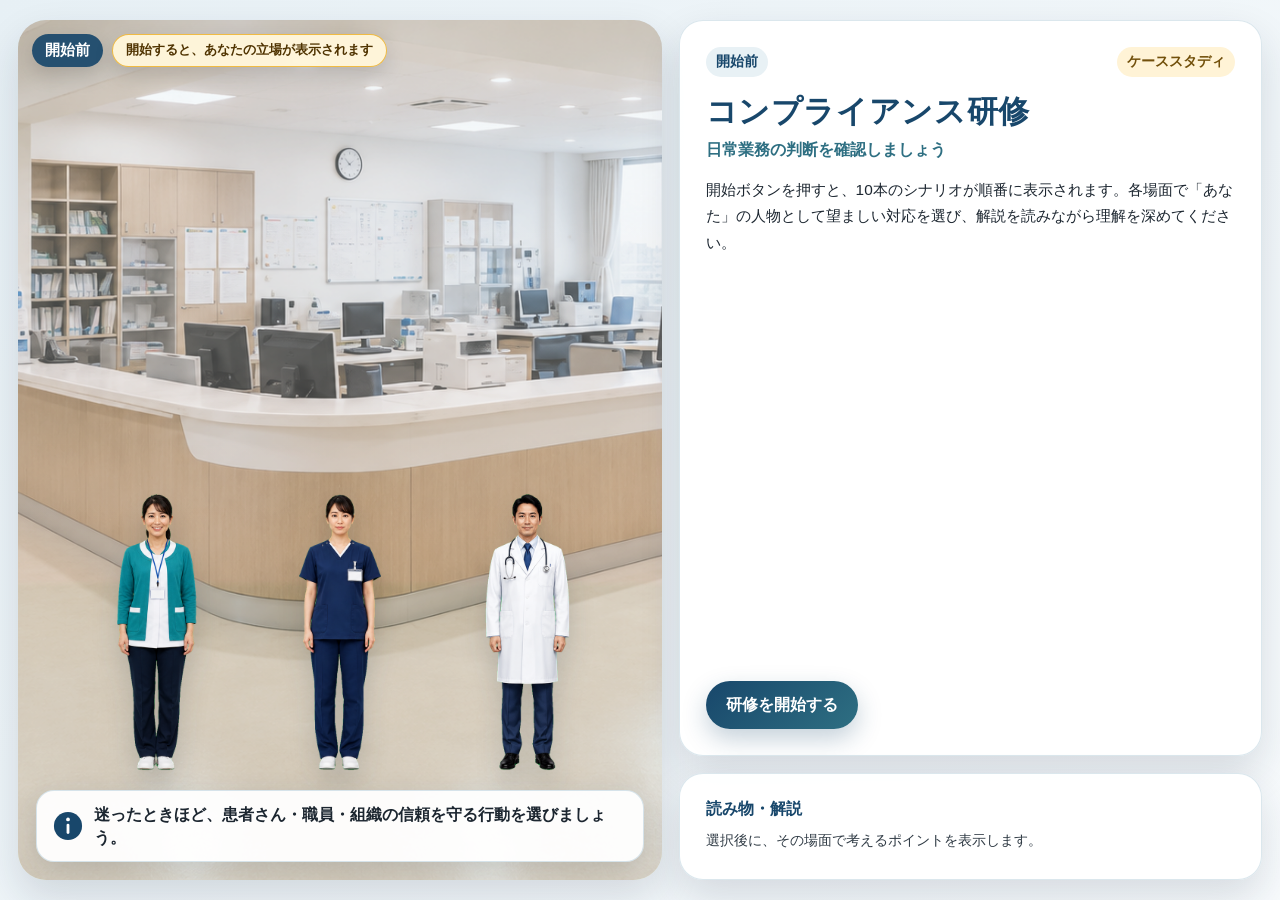
<file: index.html>
<!doctype html>
<html lang="ja">
<head>
  <meta charset="utf-8" />
  <meta name="viewport" content="width=device-width, initial-scale=1, viewport-fit=cover" />
  <title>コンプライアンス研修</title>
  <link rel="stylesheet" href="assets/style.css" />
  <link rel="stylesheet" href="assets/background-fix.css?v=5" />
</head>
<body>
  <main id="app">
    <section id="stage" aria-label="研修シナリオ画面">
      <div id="sceneArea">
        <div id="sceneHeader">
          <div id="locationBadge">開始前</div>
          <div id="roleGuide">開始すると、あなたの立場が表示されます</div>
        </div>

        <div id="characters" aria-hidden="true">
          <img id="charLeft" class="character pos-left" alt="" />
          <img id="charCenter" class="character pos-center" alt="" />
          <img id="charRight" class="character pos-right" alt="" />

          <div id="roleCueLeft" class="roleCue pos-left">
            <span class="roleCueMain"></span>
            <span class="roleCueSub"></span>
          </div>
          <div id="roleCueCenter" class="roleCue pos-center">
            <span class="roleCueMain"></span>
            <span class="roleCueSub"></span>
          </div>
          <div id="roleCueRight" class="roleCue pos-right">
            <span class="roleCueMain"></span>
            <span class="roleCueSub"></span>
          </div>
        </div>

        <div id="messageBubble" aria-live="polite">
          <img id="bubbleIcon" src="assets/ui/info.svg" alt="" />
          <span>迷ったときほど、患者さん・職員・組織の信頼を守る行動を選びましょう。</span>
        </div>
        <div id="judgement" aria-hidden="true"></div>
      </div>

      <aside id="trainingPanel">
        <div class="panelTop">
          <span id="progressText">開始前</span>
          <span id="modeBadge">ケーススタディ</span>
        </div>
        <h1>コンプライアンス研修</h1>
        <div id="chapter">日常業務の判断を確認しましょう</div>
        <p id="question">開始ボタンを押すと、10本のシナリオが順番に表示されます。各場面で「あなた」の人物として望ましい対応を選び、解説を読みながら理解を深めてください。</p>
        <div id="choices"></div>
        <button id="startBtn" type="button">研修を開始する</button>
      </aside>

      <article id="readingPanel" aria-live="polite">
        <div class="readingHead">読み物・解説</div>
        <div id="readingText">選択後に、その場面で考えるポイントを表示します。</div>
      </article>
    </section>
  </main>
  <script src="assets/main.js?v=5"></script>
</body>
</html>
</file>
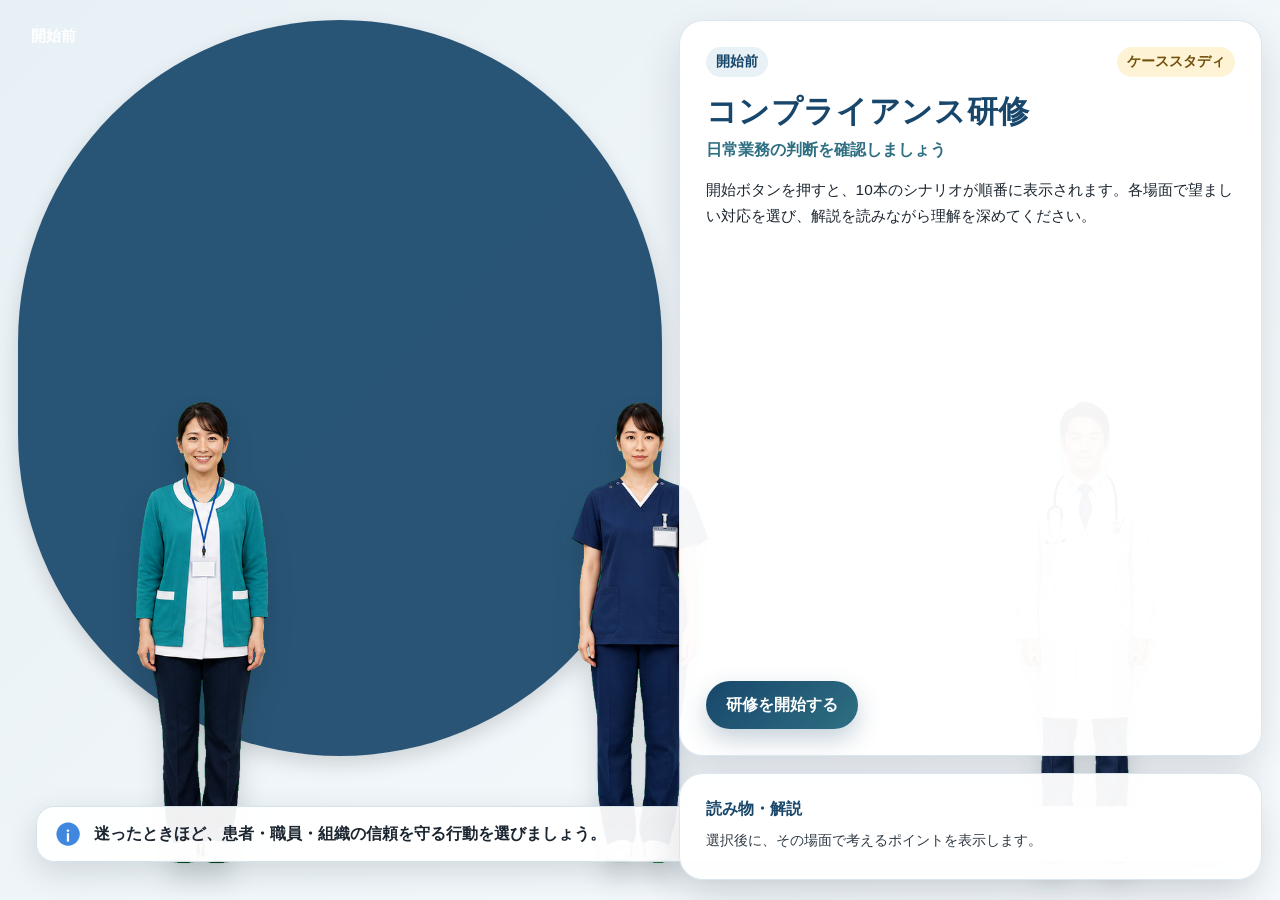
<file: index_original.html>
<!doctype html>
<html lang="ja">
<head>
  <meta charset="utf-8" />
  <meta name="viewport" content="width=device-width, initial-scale=1" />
  <title>コンプライアンス研修</title>
  <link rel="stylesheet" href="assets/style.css" />
</head>
<body>
  <main id="app">
    <section id="stage" aria-label="研修シナリオ画面">
      <div id="locationBadge">開始前</div>
      <aside id="trainingPanel">
        <div class="panelTop">
          <span id="progressText">開始前</span>
          <span id="modeBadge">ケーススタディ</span>
        </div>
        <h1>コンプライアンス研修</h1>
        <div id="chapter">日常業務の判断を確認しましょう</div>
        <p id="question">開始ボタンを押すと、10本のシナリオが順番に表示されます。各場面で望ましい対応を選び、解説を読みながら理解を深めてください。</p>
        <div id="choices"></div>
        <button id="startBtn" type="button">研修を開始する</button>
      </aside>

      <article id="readingPanel" aria-live="polite">
        <div class="readingHead">読み物・解説</div>
        <div id="readingText">選択後に、その場面で考えるポイントを表示します。</div>
      </article>

      <div id="messageBubble" aria-live="polite">
        <img id="bubbleIcon" src="assets/ui/info.png" alt="" />
        <span>迷ったときほど、患者・職員・組織の信頼を守る行動を選びましょう。</span>
      </div>

      <img id="charLeft" class="character pos-left" alt="登場人物 左" />
      <img id="charCenter" class="character pos-center" alt="登場人物 中央" />
      <img id="charRight" class="character pos-right" alt="登場人物 右" />
      <div id="judgement" aria-hidden="true"></div>
    </section>
  </main>
  <script src="assets/main.js"></script>
</body>
</html>
</file>
<file: assets/style.css>
:root{
  --bg:#eef4f7;
  --panel:#ffffff;
  --ink:#1c2630;
  --muted:#667280;
  --brand:#18476b;
  --accent:#2e6f82;
  --ok:#237a57;
  --ng:#b33a3a;
  --line:#d9e4ea;
  --shadow:0 18px 40px rgba(20,37,55,.14);
}
*{box-sizing:border-box}
html,body{height:100%;margin:0}
body{
  font-family:-apple-system,BlinkMacSystemFont,"Segoe UI","Hiragino Sans","Yu Gothic",Meiryo,sans-serif;
  color:var(--ink);
  background:linear-gradient(135deg,#e7f0f5,#f8fbfd);
}
button{font:inherit}
#app{min-height:100dvh;display:grid;place-items:center;padding:clamp(8px,1.4vw,20px)}
#stage{
  width:min(100%,1500px);
  height:min(100dvh - 24px,860px);
  min-height:620px;
  display:grid;
  grid-template-columns:minmax(420px,1.05fr) minmax(430px,.95fr);
  grid-template-rows:minmax(0,1fr) auto;
  gap:clamp(10px,1.3vw,18px);
  position:relative;
}
#sceneArea{
  grid-row:1 / span 2;
  position:relative;
  overflow:hidden;
  border-radius:28px;
  background:linear-gradient(180deg,#d9ecf4 0%,#f5efe6 65%,#d8e7d2 66%);
  box-shadow:var(--shadow);
  min-height:0;
}
#sceneArea::before{
  content:"";
  position:absolute;inset:0;
  background-image:var(--scene-bg, url('backgrounds/hospital.svg'));
  background-repeat:no-repeat;
  background-position:center bottom;
  background-size:cover;
  opacity:.7;
}
#sceneHeader{
  position:absolute;
  top:14px;
  left:14px;
  right:14px;
  z-index:12;
  display:flex;
  align-items:flex-start;
  gap:.6rem;
  flex-wrap:wrap;
}
#locationBadge,#roleGuide{
  border-radius:999px;
  box-shadow:0 8px 20px rgba(0,0,0,.14);
  font-weight:800;
  line-height:1.25;
}
#locationBadge{
  padding:.45rem .8rem;
  color:#fff;
  background:rgba(24,71,107,.92);
  font-size:clamp(12px,1.2vw,15px);
}
#roleGuide{
  padding:.45rem .8rem;
  color:#4f3300;
  background:rgba(255,246,218,.96);
  border:1px solid rgba(240,184,58,.95);
  font-size:clamp(11px,1.05vw,14px);
  max-width:min(100%,440px);
}
#characters{
  position:absolute;
  inset:112px 22px 92px 22px;
  z-index:2;
}
.character{
  position:absolute;
  bottom:0;
  width:min(30%,260px);
  height:min(94%,760px);
  object-fit:contain;
  object-position:center bottom;
  filter:drop-shadow(0 18px 14px rgba(20,30,40,.16));
  transform-origin:bottom center;
  transition:opacity .18s ease, transform .18s ease, filter .18s ease;
}
.character[src=""],.character:not([src]){opacity:0}
.pos-left{left:3%;--x:0}
.pos-center{left:50%;--x:-50%}
.pos-right{right:3%;--x:0}
.character.pos-left,.character.pos-center,.character.pos-right{
  transform:translateX(var(--x)) scale(var(--role-scale,.92));
}
.character.role-you{
  --role-scale:1.16;
  z-index:5;
  opacity:1;
  filter:
    drop-shadow(0 20px 16px rgba(20,30,40,.18))
    drop-shadow(0 0 16px rgba(255,196,72,.95));
  animation:you-breathe 1.6s ease-in-out infinite;
}
.character.role-actor,
.character.role-receiver{
  --role-scale:.78;
  z-index:3;
  opacity:.84;
}
.character.role-support{
  --role-scale:.82;
  z-index:2;
  opacity:.82;
}
@keyframes you-breathe{
  0%,100%{translate:0 0}
  50%{translate:0 -5px}
}
.roleCue{
  position:absolute;
  top:-60px;
  z-index:9;
  display:none;
  width:min(31%,270px);
  padding:.42rem .55rem;
  border-radius:14px;
  background:rgba(255,255,255,.97);
  box-shadow:0 10px 24px rgba(45,58,70,.18);
  text-align:center;
  pointer-events:none;
  border:2px solid #b7c8d8;
}
.roleCue.show{display:block}
.roleCue::after{
  content:"";
  position:absolute;
  left:50%;
  bottom:-11px;
  transform:translateX(-50%);
  width:0;height:0;
  border-left:10px solid transparent;
  border-right:10px solid transparent;
  border-top:11px solid #b7c8d8;
}
.roleCueMain{
  display:block;
  font-weight:900;
  font-size:.82rem;
  line-height:1.1;
}
.roleCueSub{
  display:block;
  margin-top:.15rem;
  color:#263747;
  font-weight:800;
  font-size:.7rem;
  line-height:1.25;
}
.roleCue.role-you{
  border-color:#f0b83a;
  background:rgba(255,250,232,.98);
}
.roleCue.role-you::after{border-top-color:#f0b83a}
.roleCue.role-you .roleCueMain{color:#8a5a00}
.roleCue.role-actor{
  border-color:#d98989;
  background:rgba(255,243,243,.97);
}
.roleCue.role-actor::after{border-top-color:#d98989}
.roleCue.role-actor .roleCueMain{color:#963232}
.roleCue.role-receiver{
  border-color:#82a9cf;
  background:rgba(240,247,255,.97);
}
.roleCue.role-receiver::after{border-top-color:#82a9cf}
.roleCue.role-receiver .roleCueMain{color:#235582}
.roleCue.role-support .roleCueMain{color:#476171}
.roleCue.pos-left{left:3%;transform:translateX(0)}
.roleCue.pos-center{left:50%;transform:translateX(-50%)}
.roleCue.pos-right{right:3%;transform:translateX(0)}
#messageBubble{
  position:absolute;left:18px;right:18px;bottom:18px;z-index:6;
  display:flex;gap:.7rem;align-items:center;
  min-height:54px;padding:.75rem 1rem;
  border-radius:18px;background:rgba(255,255,255,.94);
  border:1px solid rgba(210,224,232,.9);
  box-shadow:0 10px 30px rgba(25,45,60,.15);
  font-weight:700;line-height:1.45;
}
#bubbleIcon{width:30px;height:30px;flex:0 0 auto}
#judgement{
  display:none;position:absolute;z-index:8;inset:0;margin:auto;
  width:150px;height:150px;border-radius:50%;place-items:center;
  font-size:88px;font-weight:900;background:rgba(255,255,255,.9);
  box-shadow:var(--shadow);
}
#judgement.show{display:grid;animation:pop .55s ease both}
#judgement.ok{color:var(--ok);border:9px solid var(--ok)}
#judgement.ng{color:var(--ng);border:9px solid var(--ng)}
@keyframes pop{0%{transform:scale(.65);opacity:0}60%{transform:scale(1.08);opacity:1}100%{transform:scale(1)}}
#trainingPanel,#readingPanel{
  background:rgba(255,255,255,.96);
  border:1px solid rgba(218,230,237,.95);
  border-radius:24px;
  box-shadow:var(--shadow);
  padding:clamp(16px,2vw,26px);
  z-index:10;
}
#trainingPanel{grid-column:2;grid-row:1;display:flex;flex-direction:column;min-height:0;overflow:auto}
#readingPanel{grid-column:2;grid-row:2;max-height:30vh;overflow:auto}
.panelTop{display:flex;align-items:center;justify-content:space-between;gap:1rem;margin-bottom:.75rem}
#progressText,#modeBadge{font-size:.9rem;font-weight:800;border-radius:999px;padding:.35rem .65rem;white-space:nowrap}
#progressText{background:#e8f1f5;color:var(--brand)}
#modeBadge{background:#fff3d6;color:#72500b}
h1{margin:.15rem 0 .4rem;font-size:clamp(1.45rem,2.4vw,2.25rem);letter-spacing:.02em;color:var(--brand)}
#chapter{font-weight:800;color:var(--accent);margin-bottom:.8rem;font-size:clamp(1rem,1.25vw,1.2rem)}
#question{line-height:1.75;margin:.2rem 0 1rem;font-size:clamp(.96rem,1.08vw,1.08rem)}
#choices{display:grid;gap:.72rem;margin-top:auto}
.choiceBtn{
  width:100%;text-align:left;border:2px solid var(--line);background:#fff;border-radius:16px;
  padding:.82rem .95rem;cursor:pointer;line-height:1.55;font-weight:700;
  transition:transform .12s ease,border-color .12s ease,background .12s ease;
}
.choiceBtn:hover,.choiceBtn:focus-visible{transform:translateY(-1px);border-color:#8db6c7;background:#f7fbfd;outline:none}
.choiceBtn.correct{border-color:var(--ok);background:#eef9f4;color:#0f5d3f}
.choiceBtn.wrong{border-color:var(--ng);background:#fff1f1;color:#8a2020}
.choiceBtn:disabled{cursor:default;transform:none}
#startBtn{
  margin-top:1rem;align-self:flex-start;border:0;border-radius:999px;padding:.85rem 1.25rem;
  color:#fff;background:linear-gradient(135deg,var(--brand),#2e6f82);font-weight:900;cursor:pointer;
  box-shadow:0 10px 24px rgba(24,71,107,.25);
}
#startBtn:hover{filter:brightness(1.05)}
.readingHead{font-weight:900;color:var(--brand);margin-bottom:.5rem}
#readingText{line-height:1.75;color:#303b45;font-size:clamp(.9rem,1vw,1rem)}
.resultBox{display:grid;gap:.7rem;margin-top:1rem;padding:1rem;border-radius:18px;background:#f2f8fb;border:1px solid #d7e8ef}
.resultScore{font-size:1.35rem;font-weight:900;color:var(--brand)}
.resultNote{line-height:1.7}
@media (max-width:980px){
  #app{padding:8px}
  #stage{height:auto;min-height:100dvh;grid-template-columns:1fr;grid-template-rows:auto auto auto}
  #sceneArea{grid-row:1;min-height:46dvh;max-height:48dvh}
  #trainingPanel{grid-column:1;grid-row:2;overflow:visible}
  #readingPanel{grid-column:1;grid-row:3;max-height:none}
  #sceneHeader{top:10px;left:10px;right:10px}
  #characters{inset:104px 14px 78px 14px}
  .character{width:min(32%,220px);height:min(94%,620px)}
  .character.role-you{--role-scale:1.1}
  .character.role-actor,.character.role-receiver{--role-scale:.72}
  .character.role-support{--role-scale:.76}
  .roleCue{top:-56px;width:min(32%,220px);padding:.32rem .38rem}
  .roleCueMain{font-size:.68rem}
  .roleCueSub{font-size:.58rem}
}
@media (orientation:landscape) and (max-height:560px){
  #app{padding:6px}
  #stage{height:100dvh;min-height:0;grid-template-columns:minmax(360px,.9fr) minmax(430px,1.1fr);grid-template-rows:1fr;gap:8px}
  #sceneArea{grid-row:1;min-height:0;max-height:none;border-radius:18px}
  #trainingPanel{grid-column:2;grid-row:1;border-radius:18px;padding:12px;overflow:auto}
  #readingPanel{display:none}
  h1{font-size:1.35rem;margin:.05rem 0 .25rem}
  #chapter{font-size:.96rem;margin-bottom:.4rem}
  #question{font-size:.9rem;line-height:1.55;margin:.15rem 0 .55rem}
  #choices{gap:.45rem}
  .choiceBtn{padding:.48rem .7rem;font-size:.86rem;line-height:1.4}
  #startBtn{padding:.55rem .9rem;margin-top:.55rem}
  #sceneHeader{top:8px;left:8px;right:8px;gap:.35rem}
  #locationBadge,#roleGuide{font-size:.68rem;padding:.32rem .5rem}
  #characters{inset:82px 10px 58px 10px}
  .character{width:30%;height:min(92%,430px)}
  .roleCue{top:-46px;padding:.22rem .28rem;border-radius:10px}
  .roleCueMain{font-size:.58rem}
  .roleCueSub{font-size:.5rem}
  #messageBubble{min-height:42px;padding:.45rem .65rem;font-size:.8rem;bottom:10px;left:10px;right:10px;border-radius:14px}
  #bubbleIcon{width:24px;height:24px}
}
@media (min-width:1200px){
  .character{width:min(30%,290px)}
  #characters{inset:124px 34px 100px 34px}
}
</file>
<file: assets/background-fix.css>
/* background apply fix v5
   style.css の後に読み込むことで、既存 main.js を変えずに背景を強制的に写実PNGへ切り替えます。
*/
#sceneArea::before{
  background-image:url('backgrounds/hospital.png') !important;
  background-size:cover !important;
  background-position:center bottom !important;
  background-repeat:no-repeat !important;
  opacity:.72 !important;
}

/* 既存 main.js が --scene-bg に hospital/corridor/office を入れる方式でも反応します */
#sceneArea[style*="hospital"]::before,
#sceneArea.bg-hospital::before{
  background-image:url('backgrounds/hospital.png') !important;
}
#sceneArea[style*="corridor"]::before,
#sceneArea.bg-corridor::before{
  background-image:url('backgrounds/corridor.png') !important;
}
#sceneArea[style*="office"]::before,
#sceneArea.bg-office::before{
  background-image:url('backgrounds/office.png') !important;
}
</file>
